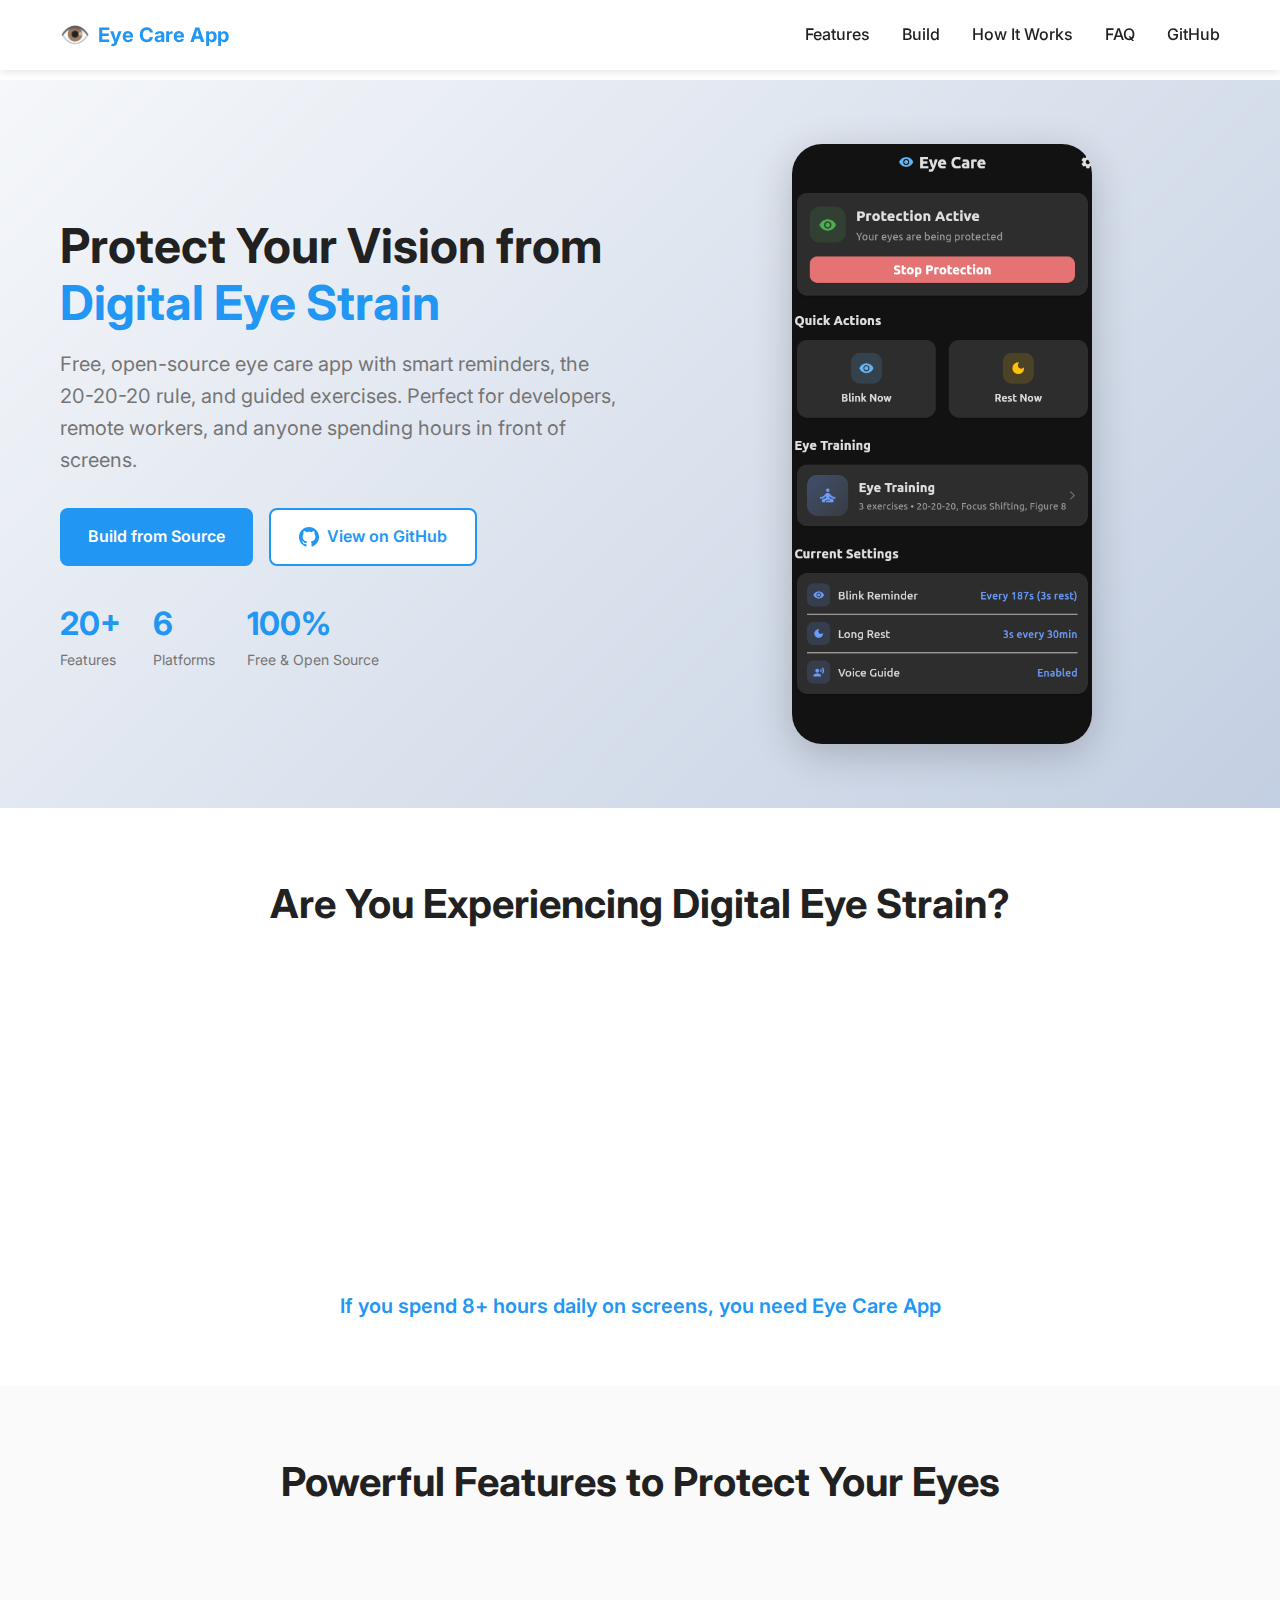
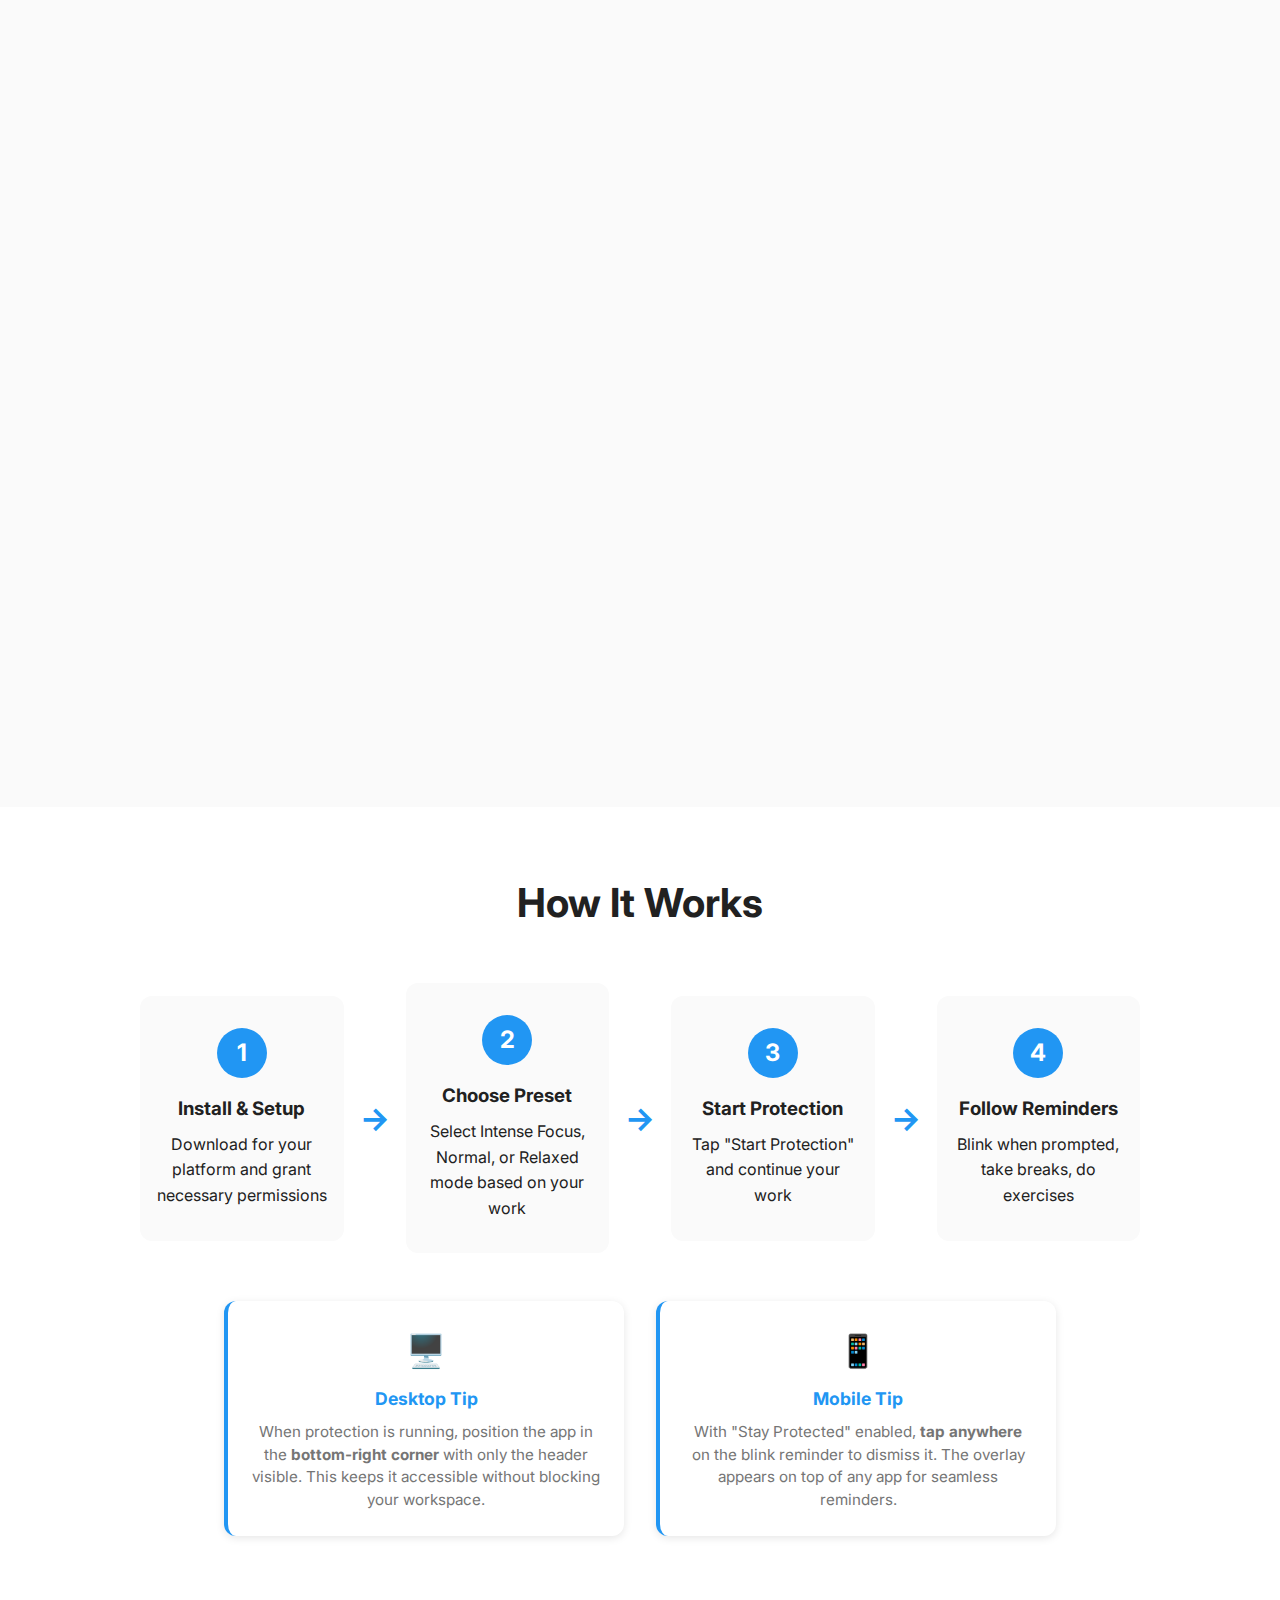
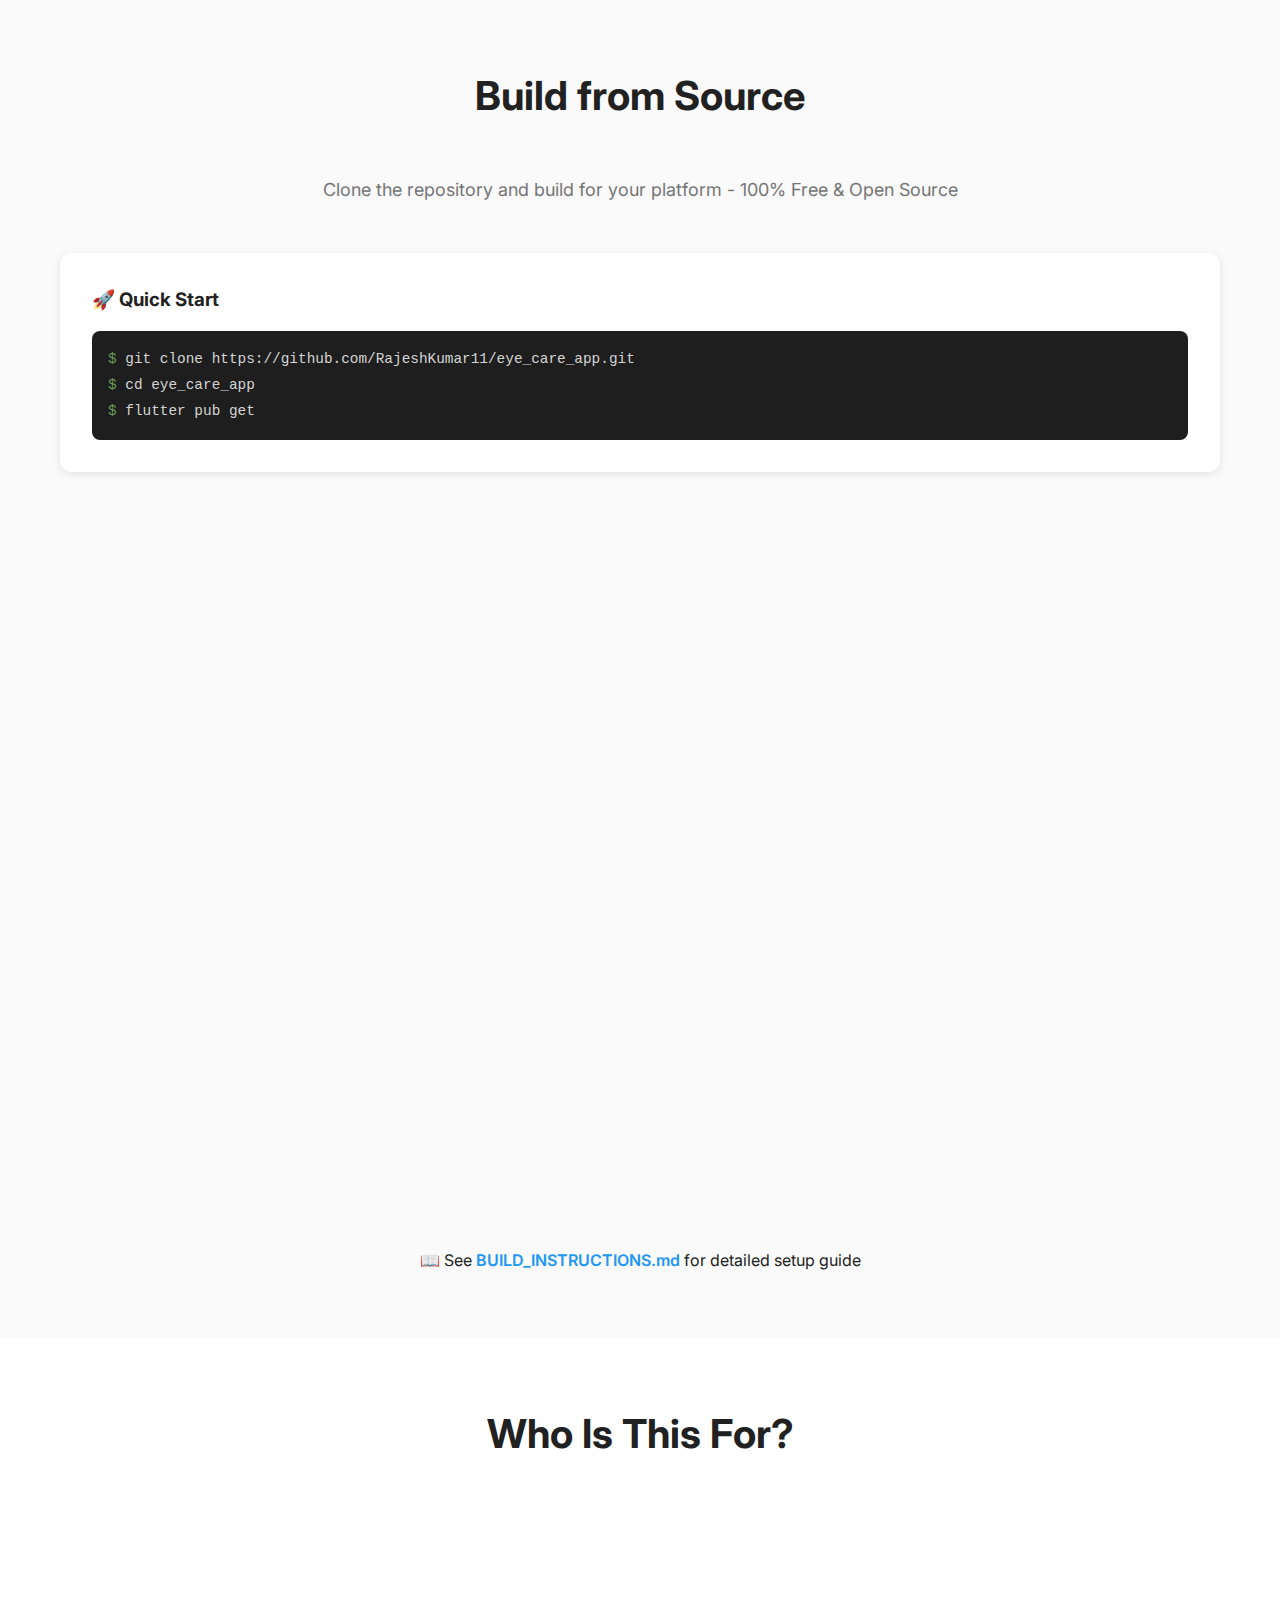
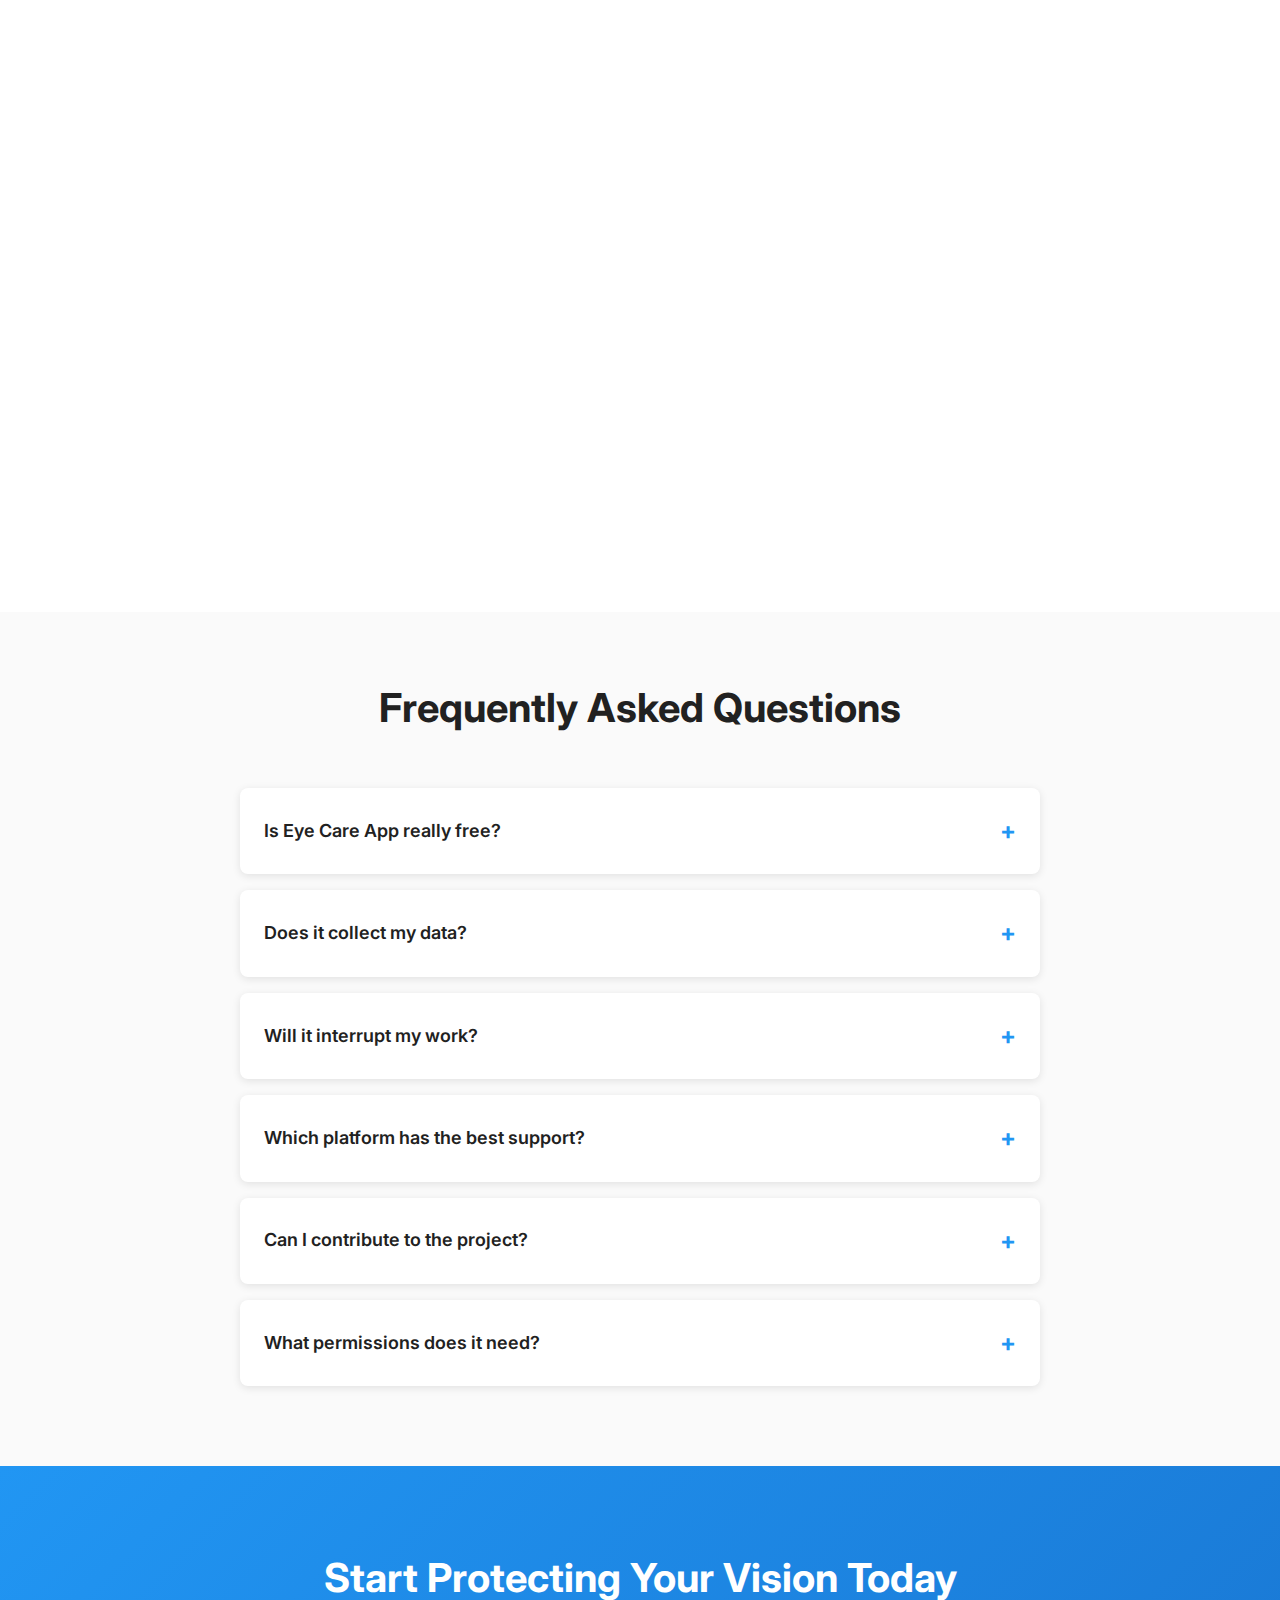
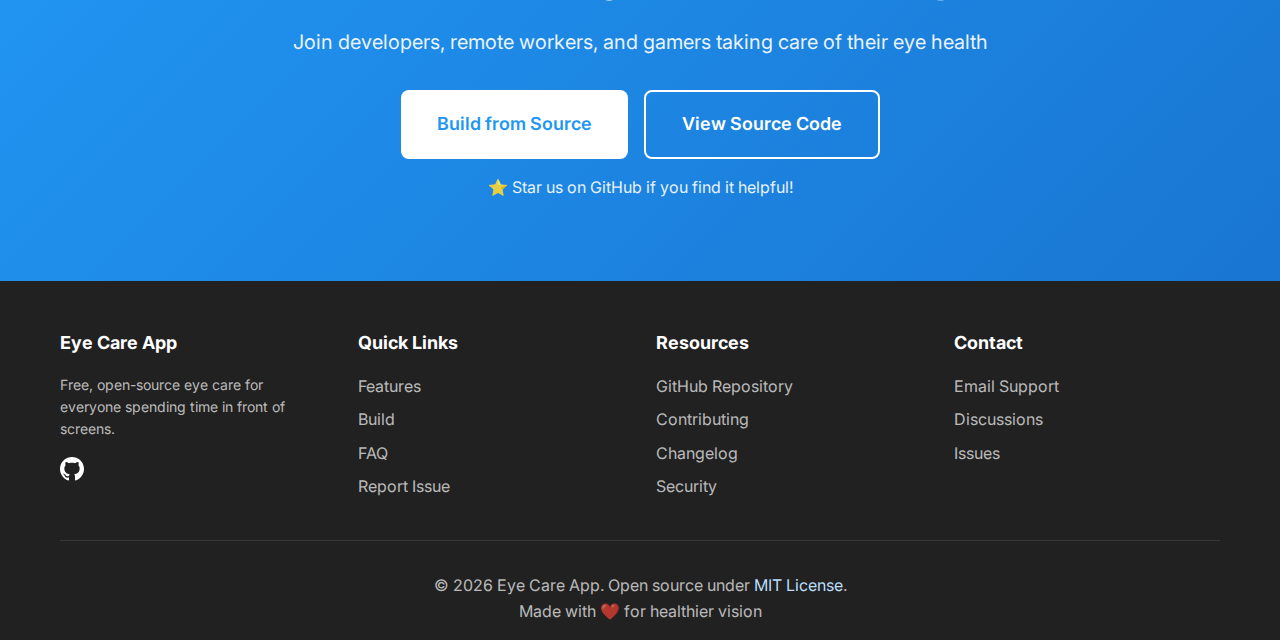
<file: docs/index.html>
<!DOCTYPE html>
<html lang="en">
<head>
    <meta charset="UTF-8">
    <meta name="viewport" content="width=device-width, initial-scale=1.0">

    <!-- Primary Meta Tags -->
    <title>Eye Care App - Protect Your Vision from Digital Eye Strain | Free & Open Source</title>
    <meta name="title" content="Eye Care App - Protect Your Vision from Digital Eye Strain">
    <meta name="description" content="Free open-source eye care app with blink reminders, 20-20-20 rule, and eye exercises. Reduce digital eye strain for developers, remote workers, and gamers. Available on Android, iOS, Windows, macOS, and Linux.">
    <meta name="keywords" content="eye care app, digital eye strain, blink reminder, 20-20-20 rule, eye exercises, computer vision syndrome, developer health, remote work, eye protection, free eye care, open source">
    <meta name="author" content="Rajesh Kumar">
    <meta name="robots" content="index, follow">
    <meta name="language" content="English">
    <meta name="revisit-after" content="7 days">

    <!-- Open Graph / Facebook -->
    <meta property="og:type" content="website">
    <meta property="og:url" content="https://rajeshkumar11.github.io/eye_care_app/">
    <meta property="og:title" content="Eye Care App - Protect Your Vision from Digital Eye Strain">
    <meta property="og:description" content="Free open-source eye care app with blink reminders, 20-20-20 rule, and eye exercises. Reduce digital eye strain for developers and remote workers.">
    <meta property="og:image" content="https://rajeshkumar11.github.io/eye_care_app/images/og-image.png">

    <!-- Twitter -->
    <meta property="twitter:card" content="summary_large_image">
    <meta property="twitter:url" content="https://rajeshkumar11.github.io/eye_care_app/">
    <meta property="twitter:title" content="Eye Care App - Protect Your Vision from Digital Eye Strain">
    <meta property="twitter:description" content="Free open-source eye care app with blink reminders, 20-20-20 rule, and eye exercises.">
    <meta property="twitter:image" content="https://rajeshkumar11.github.io/eye_care_app/images/twitter-card.png">

    <!-- Canonical URL -->
    <link rel="canonical" href="https://rajeshkumar11.github.io/eye_care_app/">

    <!-- Favicon -->
    <link rel="icon" type="image/png" sizes="32x32" href="images/favicon-32x32.png">
    <link rel="icon" type="image/png" sizes="16x16" href="images/favicon-16x16.png">
    <link rel="apple-touch-icon" sizes="180x180" href="images/apple-touch-icon.png">

    <!-- Structured Data (JSON-LD) -->
    <script type="application/ld+json">
    {
      "@context": "https://schema.org",
      "@type": "SoftwareApplication",
      "name": "Eye Care App",
      "applicationCategory": "HealthApplication",
      "operatingSystem": "Android, iOS, Windows, macOS, Linux",
      "offers": {
        "@type": "Offer",
        "price": "0",
        "priceCurrency": "USD"
      },
      "aggregateRating": {
        "@type": "AggregateRating",
        "ratingValue": "4.8",
        "ratingCount": "100"
      },
      "description": "Free open-source eye care application that helps reduce digital eye strain through blink reminders, screen rest periods, and guided eye exercises.",
      "author": {
        "@type": "Person",
        "name": "Rajesh Kumar"
      },
      "downloadUrl": "https://github.com/RajeshKumar11/eye_care_app",
      "screenshot": "https://rajeshkumar11.github.io/eye_care_app/images/screenshot.png",
      "softwareVersion": "1.0.0",
      "datePublished": "2026-01-16"
    }
    </script>

    <!-- Google Analytics (Add your GA4 ID) -->
    <!-- <script async src="https://www.googletagmanager.com/gtag/js?id=G-XXXXXXXXXX"></script>
    <script>
      window.dataLayer = window.dataLayer || [];
      function gtag(){dataLayer.push(arguments);}
      gtag('js', new Date());
      gtag('config', 'G-XXXXXXXXXX');
    </script> -->

    <!-- Styles -->
    <link rel="stylesheet" href="css/style.css">

    <!-- Fonts -->
    <link rel="preconnect" href="https://fonts.googleapis.com">
    <link rel="preconnect" href="https://fonts.gstatic.com" crossorigin>
    <link href="https://fonts.googleapis.com/css2?family=Inter:wght@300;400;500;600;700&display=swap" rel="stylesheet">
</head>
<body>
    <!-- Header -->
    <header class="header">
        <nav class="nav container">
            <div class="nav-logo">
                <span class="logo-icon">👁️</span>
                <span class="logo-text">Eye Care App</span>
            </div>
            <ul class="nav-menu" id="navMenu">
                <li><a href="#features" class="nav-link">Features</a></li>
                <li><a href="#build" class="nav-link">Build</a></li>
                <li><a href="#how-it-works" class="nav-link">How It Works</a></li>
                <li><a href="#faq" class="nav-link">FAQ</a></li>
                <li><a href="https://github.com/RajeshKumar11/eye_care_app" target="_blank" rel="noopener" class="nav-link">GitHub</a></li>
            </ul>
            <div class="nav-toggle" id="navToggle">
                <span></span>
                <span></span>
                <span></span>
            </div>
        </nav>
    </header>

    <!-- Hero Section -->
    <section class="hero">
        <div class="container">
            <div class="hero-content">
                <div class="hero-text">
                    <h1 class="hero-title">Protect Your Vision from <span class="highlight">Digital Eye Strain</span></h1>
                    <p class="hero-subtitle">Free, open-source eye care app with smart reminders, the 20-20-20 rule, and guided exercises. Perfect for developers, remote workers, and anyone spending hours in front of screens.</p>
                    <div class="hero-buttons">
                        <a href="#build" class="btn btn-primary">Build from Source</a>
                        <a href="https://github.com/RajeshKumar11/eye_care_app" target="_blank" rel="noopener" class="btn btn-secondary">
                            <svg class="btn-icon" viewBox="0 0 24 24" fill="currentColor">
                                <path d="M12 0c-6.626 0-12 5.373-12 12 0 5.302 3.438 9.8 8.207 11.387.599.111.793-.261.793-.577v-2.234c-3.338.726-4.033-1.416-4.033-1.416-.546-1.387-1.333-1.756-1.333-1.756-1.089-.745.083-.729.083-.729 1.205.084 1.839 1.237 1.839 1.237 1.07 1.834 2.807 1.304 3.492.997.107-.775.418-1.305.762-1.604-2.665-.305-5.467-1.334-5.467-5.931 0-1.311.469-2.381 1.236-3.221-.124-.303-.535-1.524.117-3.176 0 0 1.008-.322 3.301 1.23.957-.266 1.983-.399 3.003-.404 1.02.005 2.047.138 3.006.404 2.291-1.552 3.297-1.23 3.297-1.23.653 1.653.242 2.874.118 3.176.77.84 1.235 1.911 1.235 3.221 0 4.609-2.807 5.624-5.479 5.921.43.372.823 1.102.823 2.222v3.293c0 .319.192.694.801.576 4.765-1.589 8.199-6.086 8.199-11.386 0-6.627-5.373-12-12-12z"/>
                            </svg>
                            View on GitHub
                        </a>
                    </div>
                    <div class="hero-stats">
                        <div class="stat">
                            <span class="stat-number">20+</span>
                            <span class="stat-label">Features</span>
                        </div>
                        <div class="stat">
                            <span class="stat-number">6</span>
                            <span class="stat-label">Platforms</span>
                        </div>
                        <div class="stat">
                            <span class="stat-number">100%</span>
                            <span class="stat-label">Free & Open Source</span>
                        </div>
                    </div>
                </div>
                <div class="hero-image">
                    <div class="phone-mockup">
                        <img src="images/app-screenshot.png" alt="Eye Care App Screenshot" onerror="this.src='data:image/svg+xml,%3Csvg xmlns=%22http://www.w3.org/2000/svg%22 width=%22300%22 height=%22600%22%3E%3Crect fill=%22%232196F3%22 width=%22300%22 height=%22600%22/%3E%3Ctext x=%2250%25%22 y=%2250%25%22 dominant-baseline=%22middle%22 text-anchor=%22middle%22 font-family=%22Arial%22 font-size=%2224%22 fill=%22white%22%3EApp Screenshot%3C/text%3E%3C/svg%3E'">
                    </div>
                </div>
            </div>
        </div>
    </section>

    <!-- Problem Statement -->
    <section class="problem">
        <div class="container">
            <h2 class="section-title">Are You Experiencing Digital Eye Strain?</h2>
            <div class="problem-grid">
                <div class="problem-card">
                    <div class="problem-icon">😫</div>
                    <h3>Headaches & Fatigue</h3>
                    <p>Hours of screen time leading to constant headaches and tired eyes</p>
                </div>
                <div class="problem-card">
                    <div class="problem-icon">😑</div>
                    <h3>Dry Eyes</h3>
                    <p>Reduced blink rate from 15-20 to just 5-7 blinks per minute</p>
                </div>
                <div class="problem-card">
                    <div class="problem-icon">😵</div>
                    <h3>Blurred Vision</h3>
                    <p>Difficulty focusing after long coding or gaming sessions</p>
                </div>
                <div class="problem-card">
                    <div class="problem-icon">😴</div>
                    <h3>Sleep Issues</h3>
                    <p>Blue light and eye strain affecting your sleep quality</p>
                </div>
            </div>
            <p class="problem-cta">If you spend 8+ hours daily on screens, you need Eye Care App</p>
        </div>
    </section>

    <!-- Features Section -->
    <section id="features" class="features">
        <div class="container">
            <h2 class="section-title">Powerful Features to Protect Your Eyes</h2>
            <div class="features-grid">
                <div class="feature-card">
                    <div class="feature-icon">👁️</div>
                    <h3>Blink Reminders</h3>
                    <p>Gentle full-screen overlays remind you to blink regularly, preventing dry eyes</p>
                </div>
                <div class="feature-card">
                    <div class="feature-icon">⏱️</div>
                    <h3>20-20-20 Rule</h3>
                    <p>Every 20 minutes, look 20 feet away for 20 seconds - scientifically proven</p>
                </div>
                <div class="feature-card">
                    <div class="feature-icon">🏃</div>
                    <h3>Eye Exercises</h3>
                    <p>Guided exercises including focus shifting, figure 8, and more</p>
                </div>
                <div class="feature-card">
                    <div class="feature-icon">🔔</div>
                    <h3>Smart Notifications</h3>
                    <p>Customizable reminders that don't interrupt your workflow</p>
                </div>
                <div class="feature-card">
                    <div class="feature-icon">🎯</div>
                    <h3>Custom Presets</h3>
                    <p>Intense Focus, Normal, Relaxed modes or create your own</p>
                </div>
                <div class="feature-card">
                    <div class="feature-icon">🔊</div>
                    <h3>Voice Guidance</h3>
                    <p>Text-to-speech instructions during exercises (mobile)</p>
                </div>
                <div class="feature-card">
                    <div class="feature-icon">📱</div>
                    <h3>Background Mode</h3>
                    <p>Continues working even when minimized (Android)</p>
                </div>
                <div class="feature-card">
                    <div class="feature-icon">🛡️</div>
                    <h3>System Overlay</h3>
                    <p>Shows reminders on top of any app (Android)</p>
                </div>
                <div class="feature-card">
                    <div class="feature-icon">🔒</div>
                    <h3>Privacy First</h3>
                    <p>No tracking, no analytics, no data collection - 100% local</p>
                </div>
            </div>
        </div>
    </section>

    <!-- How It Works -->
    <section id="how-it-works" class="how-it-works">
        <div class="container">
            <h2 class="section-title">How It Works</h2>
            <div class="steps">
                <div class="step">
                    <div class="step-number">1</div>
                    <h3>Install & Setup</h3>
                    <p>Download for your platform and grant necessary permissions</p>
                </div>
                <div class="step-arrow">→</div>
                <div class="step">
                    <div class="step-number">2</div>
                    <h3>Choose Preset</h3>
                    <p>Select Intense Focus, Normal, or Relaxed mode based on your work</p>
                </div>
                <div class="step-arrow">→</div>
                <div class="step">
                    <div class="step-number">3</div>
                    <h3>Start Protection</h3>
                    <p>Tap "Start Protection" and continue your work</p>
                </div>
                <div class="step-arrow">→</div>
                <div class="step">
                    <div class="step-number">4</div>
                    <h3>Follow Reminders</h3>
                    <p>Blink when prompted, take breaks, do exercises</p>
                </div>
            </div>
            <!-- Usage Tips -->
            <div class="tips-container">
                <div class="tip-card">
                    <div class="tip-icon">🖥️</div>
                    <h4>Desktop Tip</h4>
                    <p>When protection is running, position the app in the <strong>bottom-right corner</strong> with only the header visible. This keeps it accessible without blocking your workspace.</p>
                </div>
                <div class="tip-card">
                    <div class="tip-icon">📱</div>
                    <h4>Mobile Tip</h4>
                    <p>With "Stay Protected" enabled, <strong>tap anywhere</strong> on the blink reminder to dismiss it. The overlay appears on top of any app for seamless reminders.</p>
                </div>
            </div>
        </div>
    </section>

    <!-- Build Section -->
    <section id="build" class="download">
        <div class="container">
            <h2 class="section-title">Build from Source</h2>
            <p class="section-subtitle">Clone the repository and build for your platform - 100% Free & Open Source</p>

            <!-- Clone Instructions -->
            <div class="build-instructions">
                <h3>🚀 Quick Start</h3>
                <div class="code-block">
                    <code>git clone https://github.com/RajeshKumar11/eye_care_app.git</code>
                    <code>cd eye_care_app</code>
                    <code>flutter pub get</code>
                </div>
            </div>

            <div class="download-grid">
                <div class="download-card">
                    <div class="download-icon">🤖</div>
                    <h3>Android</h3>
                    <p>Android 8.0+ (API 26)</p>
                    <div class="code-block small">
                        <code>flutter build apk</code>
                    </div>
                    <span class="download-badge">Full Support</span>
                </div>
                <div class="download-card">
                    <div class="download-icon">🍎</div>
                    <h3>iOS</h3>
                    <p>Requires Xcode & macOS</p>
                    <div class="code-block small">
                        <code>flutter build ios</code>
                    </div>
                    <span class="download-badge">Full Support</span>
                </div>
                <div class="download-card">
                    <div class="download-icon">🪟</div>
                    <h3>Windows</h3>
                    <p>Windows 10+ with Visual Studio</p>
                    <div class="code-block small">
                        <code>flutter build windows</code>
                    </div>
                    <span class="download-badge">Partial Support</span>
                </div>
                <div class="download-card">
                    <div class="download-icon">🍏</div>
                    <h3>macOS</h3>
                    <p>macOS 10.14+ with Xcode</p>
                    <div class="code-block small">
                        <code>flutter build macos</code>
                    </div>
                    <span class="download-badge">Partial Support</span>
                </div>
                <div class="download-card">
                    <div class="download-icon">🐧</div>
                    <h3>Linux</h3>
                    <p>Ubuntu/Debian with GTK</p>
                    <div class="code-block small">
                        <code>flutter build linux</code>
                    </div>
                    <span class="download-badge">Partial Support</span>
                </div>
                <div class="download-card">
                    <div class="download-icon">🌐</div>
                    <h3>Web</h3>
                    <p>Any modern browser</p>
                    <div class="code-block small">
                        <code>flutter build web</code>
                    </div>
                    <span class="download-badge">Experimental</span>
                </div>
            </div>
            <p class="download-note">📖 See <a href="https://github.com/RajeshKumar11/eye_care_app/blob/main/BUILD_INSTRUCTIONS.md" target="_blank" rel="noopener">BUILD_INSTRUCTIONS.md</a> for detailed setup guide</p>
        </div>
    </section>

    <!-- Target Audience -->
    <section class="audience">
        <div class="container">
            <h2 class="section-title">Who Is This For?</h2>
            <div class="audience-grid">
                <div class="audience-card">
                    <div class="audience-emoji">👨‍💻</div>
                    <h3>Software Developers</h3>
                    <p>8-12 hours daily coding? Protect your eyes with smart reminders that don't interrupt your flow</p>
                </div>
                <div class="audience-card">
                    <div class="audience-emoji">🏠</div>
                    <h3>Remote Workers</h3>
                    <p>Working from home with extended screen time? Stay healthy with regular eye breaks</p>
                </div>
                <div class="audience-card">
                    <div class="audience-emoji">🎮</div>
                    <h3>Gamers</h3>
                    <p>Long gaming sessions affecting your vision? Keep your eyes fresh and focused</p>
                </div>
                <div class="audience-card">
                    <div class="audience-emoji">🎓</div>
                    <h3>Students</h3>
                    <p>Studying online for hours? Protect your eyes for long-term academic success</p>
                </div>
                <div class="audience-card">
                    <div class="audience-emoji">💼</div>
                    <h3>Office Workers</h3>
                    <p>Computer-based work all day? Reduce eye strain and improve productivity</p>
                </div>
                <div class="audience-card">
                    <div class="audience-emoji">🎨</div>
                    <h3>Designers</h3>
                    <p>Pixel-perfect work requires healthy eyes. Take care of your most important tool</p>
                </div>
            </div>
        </div>
    </section>

    <!-- FAQ Section -->
    <section id="faq" class="faq">
        <div class="container">
            <h2 class="section-title">Frequently Asked Questions</h2>
            <div class="faq-list">
                <div class="faq-item">
                    <div class="faq-question">
                        <h3>Is Eye Care App really free?</h3>
                        <span class="faq-toggle">+</span>
                    </div>
                    <div class="faq-answer">
                        <p>Yes! Eye Care App is 100% free and open source. No hidden costs, no subscriptions, no in-app purchases. The source code is available on GitHub under MIT License.</p>
                    </div>
                </div>
                <div class="faq-item">
                    <div class="faq-question">
                        <h3>Does it collect my data?</h3>
                        <span class="faq-toggle">+</span>
                    </div>
                    <div class="faq-answer">
                        <p>No! Eye Care App has zero analytics, zero tracking, and zero data collection. Everything runs locally on your device. Your privacy is 100% protected.</p>
                    </div>
                </div>
                <div class="faq-item">
                    <div class="faq-question">
                        <h3>Will it interrupt my work?</h3>
                        <span class="faq-toggle">+</span>
                    </div>
                    <div class="faq-answer">
                        <p>The reminders are designed to be gentle and quick (2-5 seconds). You can customize intervals and choose presets that match your workflow. Many users find it improves focus!</p>
                    </div>
                </div>
                <div class="faq-item">
                    <div class="faq-question">
                        <h3>Which platform has the best support?</h3>
                        <span class="faq-toggle">+</span>
                    </div>
                    <div class="faq-answer">
                        <p>Android has full support including background mode and system overlays. iOS has full support with limited background capabilities. Desktop platforms (Windows, macOS, Linux) have partial support.</p>
                    </div>
                </div>
                <div class="faq-item">
                    <div class="faq-question">
                        <h3>Can I contribute to the project?</h3>
                        <span class="faq-toggle">+</span>
                    </div>
                    <div class="faq-answer">
                        <p>Absolutely! Eye Care App is open source and welcomes contributions. Check out our <a href="https://github.com/RajeshKumar11/eye_care_app/blob/main/CONTRIBUTING.md" target="_blank" rel="noopener">Contributing Guidelines</a> to get started.</p>
                    </div>
                </div>
                <div class="faq-item">
                    <div class="faq-question">
                        <h3>What permissions does it need?</h3>
                        <span class="faq-toggle">+</span>
                    </div>
                    <div class="faq-answer">
                        <p>On Android: System overlay (for reminders), notifications, background service, wake lock (during exercises). All permissions are clearly explained before requesting.</p>
                    </div>
                </div>
            </div>
        </div>
    </section>

    <!-- CTA Section -->
    <section class="cta">
        <div class="container">
            <h2 class="cta-title">Start Protecting Your Vision Today</h2>
            <p class="cta-subtitle">Join developers, remote workers, and gamers taking care of their eye health</p>
            <div class="cta-buttons">
                <a href="#build" class="btn btn-primary btn-large">Build from Source</a>
                <a href="https://github.com/RajeshKumar11/eye_care_app" target="_blank" rel="noopener" class="btn btn-secondary btn-large">View Source Code</a>
            </div>
            <p class="cta-note">⭐ Star us on GitHub if you find it helpful!</p>
        </div>
    </section>

    <!-- Footer -->
    <footer class="footer">
        <div class="container">
            <div class="footer-content">
                <div class="footer-section">
                    <h4>Eye Care App</h4>
                    <p>Free, open-source eye care for everyone spending time in front of screens.</p>
                    <div class="social-links">
                        <a href="https://github.com/RajeshKumar11/eye_care_app" target="_blank" rel="noopener" aria-label="GitHub">
                            <svg width="24" height="24" viewBox="0 0 24 24" fill="currentColor">
                                <path d="M12 0c-6.626 0-12 5.373-12 12 0 5.302 3.438 9.8 8.207 11.387.599.111.793-.261.793-.577v-2.234c-3.338.726-4.033-1.416-4.033-1.416-.546-1.387-1.333-1.756-1.333-1.756-1.089-.745.083-.729.083-.729 1.205.084 1.839 1.237 1.839 1.237 1.07 1.834 2.807 1.304 3.492.997.107-.775.418-1.305.762-1.604-2.665-.305-5.467-1.334-5.467-5.931 0-1.311.469-2.381 1.236-3.221-.124-.303-.535-1.524.117-3.176 0 0 1.008-.322 3.301 1.23.957-.266 1.983-.399 3.003-.404 1.02.005 2.047.138 3.006.404 2.291-1.552 3.297-1.23 3.297-1.23.653 1.653.242 2.874.118 3.176.77.84 1.235 1.911 1.235 3.221 0 4.609-2.807 5.624-5.479 5.921.43.372.823 1.102.823 2.222v3.293c0 .319.192.694.801.576 4.765-1.589 8.199-6.086 8.199-11.386 0-6.627-5.373-12-12-12z"/>
                            </svg>
                        </a>
                    </div>
                </div>
                <div class="footer-section">
                    <h4>Quick Links</h4>
                    <ul class="footer-links">
                        <li><a href="#features">Features</a></li>
                        <li><a href="#build">Build</a></li>
                        <li><a href="#faq">FAQ</a></li>
                        <li><a href="https://github.com/RajeshKumar11/eye_care_app/issues" target="_blank" rel="noopener">Report Issue</a></li>
                    </ul>
                </div>
                <div class="footer-section">
                    <h4>Resources</h4>
                    <ul class="footer-links">
                        <li><a href="https://github.com/RajeshKumar11/eye_care_app">GitHub Repository</a></li>
                        <li><a href="https://github.com/RajeshKumar11/eye_care_app/blob/main/CONTRIBUTING.md">Contributing</a></li>
                        <li><a href="https://github.com/RajeshKumar11/eye_care_app/blob/main/CHANGELOG.md">Changelog</a></li>
                        <li><a href="https://github.com/RajeshKumar11/eye_care_app/blob/main/SECURITY.md">Security</a></li>
                    </ul>
                </div>
                <div class="footer-section">
                    <h4>Contact</h4>
                    <ul class="footer-links">
                        <li><a href="mailto:kakumanurajeshkumar@gmail.com">Email Support</a></li>
                        <li><a href="https://github.com/RajeshKumar11/eye_care_app/discussions">Discussions</a></li>
                        <li><a href="https://github.com/RajeshKumar11/eye_care_app/issues">Issues</a></li>
                    </ul>
                </div>
            </div>
            <div class="footer-bottom">
                <p>&copy; 2026 Eye Care App. Open source under <a href="https://github.com/RajeshKumar11/eye_care_app/blob/main/LICENSE">MIT License</a>.</p>
                <p>Made with ❤️ for healthier vision</p>
            </div>
        </div>
    </footer>

    <!-- Scripts -->
    <script src="js/script.js"></script>
</body>
</html>
</file>
<file: docs/css/style.css>
/* Eye Care App Landing Page Styles */

/* CSS Variables */
:root {
    --primary-color: #2196F3;
    --primary-dark: #1976D2;
    --primary-light: #BBDEFB;
    --secondary-color: #4CAF50;
    --accent-color: #FF5722;
    --text-dark: #212121;
    --text-light: #757575;
    --bg-light: #FAFAFA;
    --bg-white: #FFFFFF;
    --border-color: #E0E0E0;
    --shadow: 0 2px 8px rgba(0,0,0,0.1);
    --shadow-hover: 0 4px 16px rgba(0,0,0,0.15);
    --transition: all 0.3s ease;
}

/* Reset & Base */
* {
    margin: 0;
    padding: 0;
    box-sizing: border-box;
}

html {
    scroll-behavior: smooth;
}

body {
    font-family: 'Inter', -apple-system, BlinkMacSystemFont, 'Segoe UI', Roboto, Oxygen, Ubuntu, Cantarell, sans-serif;
    color: var(--text-dark);
    line-height: 1.6;
    font-size: 16px;
}

.container {
    max-width: 1200px;
    margin: 0 auto;
    padding: 0 20px;
}

/* Header & Navigation */
.header {
    position: fixed;
    top: 0;
    left: 0;
    right: 0;
    background: var(--bg-white);
    box-shadow: var(--shadow);
    z-index: 1000;
}

.nav {
    display: flex;
    justify-content: space-between;
    align-items: center;
    padding: 1rem 20px;
}

.nav-logo {
    display: flex;
    align-items: center;
    gap: 0.5rem;
    font-size: 1.25rem;
    font-weight: 700;
    color: var(--primary-color);
    text-decoration: none;
}

.logo-icon {
    font-size: 1.5rem;
}

.nav-menu {
    display: flex;
    list-style: none;
    gap: 2rem;
}

.nav-link {
    color: var(--text-dark);
    text-decoration: none;
    font-weight: 500;
    transition: var(--transition);
}

.nav-link:hover {
    color: var(--primary-color);
}

.nav-toggle {
    display: none;
    flex-direction: column;
    gap: 4px;
    cursor: pointer;
}

.nav-toggle span {
    width: 25px;
    height: 3px;
    background: var(--text-dark);
    border-radius: 3px;
    transition: var(--transition);
}

/* Hero Section */
.hero {
    margin-top: 80px;
    padding: 4rem 0;
    background: linear-gradient(135deg, #f5f7fa 0%, #c3cfe2 100%);
}

.hero-content {
    display: grid;
    grid-template-columns: 1fr 1fr;
    gap: 3rem;
    align-items: center;
}

.hero-title {
    font-size: 3rem;
    font-weight: 700;
    line-height: 1.2;
    margin-bottom: 1rem;
}

.highlight {
    color: var(--primary-color);
    position: relative;
}

.hero-subtitle {
    font-size: 1.25rem;
    color: var(--text-light);
    margin-bottom: 2rem;
}

.hero-buttons {
    display: flex;
    gap: 1rem;
    margin-bottom: 2rem;
}

.btn {
    display: inline-flex;
    align-items: center;
    gap: 0.5rem;
    padding: 0.875rem 1.75rem;
    border-radius: 8px;
    font-weight: 600;
    text-decoration: none;
    transition: var(--transition);
    border: none;
    cursor: pointer;
    font-size: 1rem;
}

.btn-primary {
    background: var(--primary-color);
    color: white;
}

.btn-primary:hover {
    background: var(--primary-dark);
    transform: translateY(-2px);
    box-shadow: var(--shadow-hover);
}

.btn-secondary {
    background: white;
    color: var(--primary-color);
    border: 2px solid var(--primary-color);
}

.btn-secondary:hover {
    background: var(--primary-color);
    color: white;
}

.btn-large {
    padding: 1.125rem 2.25rem;
    font-size: 1.125rem;
}

.btn-icon {
    width: 20px;
    height: 20px;
}

.hero-stats {
    display: flex;
    gap: 2rem;
}

.stat {
    display: flex;
    flex-direction: column;
}

.stat-number {
    font-size: 2rem;
    font-weight: 700;
    color: var(--primary-color);
}

.stat-label {
    font-size: 0.875rem;
    color: var(--text-light);
}

.hero-image {
    display: flex;
    justify-content: center;
}

.phone-mockup {
    width: 300px;
    height: 600px;
    border-radius: 30px;
    overflow: hidden;
    box-shadow: 0 10px 40px rgba(0,0,0,0.2);
    background: white;
}

.phone-mockup img {
    width: 100%;
    height: 100%;
    object-fit: cover;
}

/* Problem Section */
.problem {
    padding: 4rem 0;
    background: var(--bg-white);
}

.section-title {
    text-align: center;
    font-size: 2.5rem;
    font-weight: 700;
    margin-bottom: 3rem;
    color: var(--text-dark);
}

.section-subtitle {
    text-align: center;
    font-size: 1.125rem;
    color: var(--text-light);
    margin-bottom: 3rem;
    max-width: 700px;
    margin-left: auto;
    margin-right: auto;
}

.problem-grid {
    display: grid;
    grid-template-columns: repeat(auto-fit, minmax(250px, 1fr));
    gap: 2rem;
    margin-bottom: 2rem;
}

.problem-card {
    text-align: center;
    padding: 2rem;
    border-radius: 12px;
    background: var(--bg-light);
    transition: var(--transition);
}

.problem-card:hover {
    transform: translateY(-5px);
    box-shadow: var(--shadow-hover);
}

.problem-icon {
    font-size: 3rem;
    margin-bottom: 1rem;
}

.problem-card h3 {
    font-size: 1.25rem;
    margin-bottom: 0.5rem;
}

.problem-cta {
    text-align: center;
    font-size: 1.25rem;
    font-weight: 600;
    color: var(--primary-color);
    margin-top: 2rem;
}

/* Features Section */
.features {
    padding: 4rem 0;
    background: var(--bg-light);
}

.features-grid {
    display: grid;
    grid-template-columns: repeat(auto-fit, minmax(280px, 1fr));
    gap: 2rem;
}

.feature-card {
    background: white;
    padding: 2rem;
    border-radius: 12px;
    box-shadow: var(--shadow);
    transition: var(--transition);
}

.feature-card:hover {
    transform: translateY(-5px);
    box-shadow: var(--shadow-hover);
}

.feature-icon {
    font-size: 2.5rem;
    margin-bottom: 1rem;
}

.feature-card h3 {
    font-size: 1.25rem;
    margin-bottom: 0.75rem;
    color: var(--text-dark);
}

.feature-card p {
    color: var(--text-light);
}

/* How It Works */
.how-it-works {
    padding: 4rem 0;
    background: white;
}

.steps {
    display: flex;
    justify-content: space-between;
    align-items: center;
    gap: 1rem;
    max-width: 1000px;
    margin: 0 auto;
}

.step {
    flex: 1;
    text-align: center;
    padding: 2rem 1rem;
    background: var(--bg-light);
    border-radius: 12px;
}

.step-number {
    width: 50px;
    height: 50px;
    background: var(--primary-color);
    color: white;
    border-radius: 50%;
    display: flex;
    align-items: center;
    justify-content: center;
    font-size: 1.5rem;
    font-weight: 700;
    margin: 0 auto 1rem;
}

.step h3 {
    margin-bottom: 0.5rem;
}

.step-arrow {
    font-size: 2rem;
    color: var(--primary-color);
    font-weight: 700;
}

/* Usage Tips */
.tips-container {
    display: flex;
    gap: 2rem;
    margin-top: 3rem;
    justify-content: center;
}

.tip-card {
    flex: 1;
    max-width: 400px;
    background: white;
    padding: 1.5rem;
    border-radius: 12px;
    box-shadow: var(--shadow);
    text-align: center;
    border-left: 4px solid var(--primary-color);
}

.tip-icon {
    font-size: 2rem;
    margin-bottom: 0.5rem;
}

.tip-card h4 {
    color: var(--primary-color);
    margin-bottom: 0.5rem;
    font-size: 1.1rem;
}

.tip-card p {
    color: var(--text-light);
    font-size: 0.95rem;
    line-height: 1.5;
}

/* Download Section */
.download {
    padding: 4rem 0;
    background: var(--bg-light);
}

.download-grid {
    display: grid;
    grid-template-columns: repeat(auto-fit, minmax(200px, 1fr));
    gap: 2rem;
}

.download-card {
    background: white;
    padding: 2rem;
    border-radius: 12px;
    text-align: center;
    text-decoration: none;
    color: var(--text-dark);
    box-shadow: var(--shadow);
    transition: var(--transition);
    position: relative;
}

.download-card:hover {
    transform: translateY(-5px);
    box-shadow: var(--shadow-hover);
}

.download-icon {
    font-size: 3rem;
    margin-bottom: 1rem;
}

.download-card h3 {
    margin-bottom: 0.5rem;
}

.download-card p {
    font-size: 0.875rem;
    color: var(--text-light);
    margin-bottom: 1rem;
}

.download-badge {
    display: inline-block;
    padding: 0.25rem 0.75rem;
    background: var(--primary-light);
    color: var(--primary-dark);
    border-radius: 20px;
    font-size: 0.75rem;
    font-weight: 600;
}

.download-note {
    text-align: center;
    margin-top: 2rem;
    font-size: 1rem;
}

.download-note a {
    color: var(--primary-color);
    text-decoration: none;
    font-weight: 600;
}

/* Build Instructions */
.build-instructions {
    background: white;
    padding: 2rem;
    border-radius: 12px;
    margin-bottom: 2rem;
    box-shadow: var(--shadow);
}

.build-instructions h3 {
    margin-bottom: 1rem;
    color: var(--text-dark);
}

.code-block {
    background: #1e1e1e;
    border-radius: 8px;
    padding: 1rem;
    overflow-x: auto;
}

.code-block code {
    display: block;
    color: #d4d4d4;
    font-family: 'Consolas', 'Monaco', 'Courier New', monospace;
    font-size: 0.9rem;
    line-height: 1.8;
}

.code-block code::before {
    content: '$ ';
    color: #6a9955;
}

.code-block.small {
    padding: 0.5rem 0.75rem;
    margin-top: 0.5rem;
}

.code-block.small code {
    font-size: 0.8rem;
    line-height: 1.5;
}

.download-card .code-block {
    margin-bottom: 0.75rem;
}

/* Audience Section */
.audience {
    padding: 4rem 0;
    background: white;
}

.audience-grid {
    display: grid;
    grid-template-columns: repeat(auto-fit, minmax(300px, 1fr));
    gap: 2rem;
}

.audience-card {
    text-align: center;
    padding: 2rem;
}

.audience-emoji {
    font-size: 4rem;
    margin-bottom: 1rem;
}

.audience-card h3 {
    margin-bottom: 0.75rem;
}

/* FAQ Section */
.faq {
    padding: 4rem 0;
    background: var(--bg-light);
}

.faq-list {
    max-width: 800px;
    margin: 0 auto;
}

.faq-item {
    background: white;
    margin-bottom: 1rem;
    border-radius: 8px;
    overflow: hidden;
    box-shadow: var(--shadow);
}

.faq-question {
    padding: 1.5rem;
    cursor: pointer;
    display: flex;
    justify-content: space-between;
    align-items: center;
    transition: var(--transition);
}

.faq-question:hover {
    background: var(--bg-light);
}

.faq-question h3 {
    font-size: 1.125rem;
    font-weight: 600;
}

.faq-toggle {
    font-size: 1.5rem;
    font-weight: 700;
    color: var(--primary-color);
    transition: var(--transition);
}

.faq-item.active .faq-toggle {
    transform: rotate(45deg);
}

.faq-answer {
    max-height: 0;
    overflow: hidden;
    transition: max-height 0.3s ease;
}

.faq-item.active .faq-answer {
    max-height: 500px;
}

.faq-answer p {
    padding: 0 1.5rem 1.5rem;
    color: var(--text-light);
}

.faq-answer a {
    color: var(--primary-color);
    text-decoration: none;
}

/* CTA Section */
.cta {
    padding: 5rem 0;
    background: linear-gradient(135deg, var(--primary-color) 0%, var(--primary-dark) 100%);
    color: white;
    text-align: center;
}

.cta-title {
    font-size: 2.5rem;
    margin-bottom: 1rem;
}

.cta-subtitle {
    font-size: 1.25rem;
    margin-bottom: 2rem;
    opacity: 0.9;
}

.cta-buttons {
    display: flex;
    gap: 1rem;
    justify-content: center;
    margin-bottom: 1rem;
}

.cta .btn-primary {
    background: white;
    color: var(--primary-color);
}

.cta .btn-primary:hover {
    background: var(--bg-light);
}

.cta .btn-secondary {
    background: transparent;
    color: white;
    border-color: white;
}

.cta .btn-secondary:hover {
    background: white;
    color: var(--primary-color);
}

.cta-note {
    font-size: 1rem;
    opacity: 0.9;
}

/* Footer */
.footer {
    background: var(--text-dark);
    color: white;
    padding: 3rem 0 1rem;
}

.footer-content {
    display: grid;
    grid-template-columns: repeat(auto-fit, minmax(200px, 1fr));
    gap: 2rem;
    margin-bottom: 2rem;
}

.footer-section h4 {
    margin-bottom: 1rem;
    font-size: 1.125rem;
}

.footer-section p {
    color: rgba(255,255,255,0.7);
    font-size: 0.875rem;
}

.social-links {
    display: flex;
    gap: 1rem;
    margin-top: 1rem;
}

.social-links a {
    color: white;
    transition: var(--transition);
}

.social-links a:hover {
    color: var(--primary-light);
}

.footer-links {
    list-style: none;
}

.footer-links li {
    margin-bottom: 0.5rem;
}

.footer-links a {
    color: rgba(255,255,255,0.7);
    text-decoration: none;
    transition: var(--transition);
}

.footer-links a:hover {
    color: white;
}

.footer-bottom {
    border-top: 1px solid rgba(255,255,255,0.1);
    padding-top: 2rem;
    text-align: center;
    color: rgba(255,255,255,0.7);
}

.footer-bottom a {
    color: var(--primary-light);
    text-decoration: none;
}

/* Responsive Design */
@media (max-width: 968px) {
    .hero-content {
        grid-template-columns: 1fr;
        text-align: center;
    }

    .hero-image {
        order: -1;
    }

    .hero-buttons {
        justify-content: center;
    }

    .hero-stats {
        justify-content: center;
    }

    .steps {
        flex-direction: column;
    }

    .step-arrow {
        transform: rotate(90deg);
    }
}

@media (max-width: 768px) {
    .nav-menu {
        position: fixed;
        left: -100%;
        top: 70px;
        flex-direction: column;
        background: white;
        width: 100%;
        text-align: center;
        transition: 0.3s;
        box-shadow: var(--shadow);
        padding: 2rem 0;
    }

    .nav-menu.active {
        left: 0;
    }

    .nav-toggle {
        display: flex;
    }

    .hero-title {
        font-size: 2rem;
    }

    .hero-subtitle {
        font-size: 1rem;
    }

    .section-title {
        font-size: 2rem;
    }

    .hero-buttons {
        flex-direction: column;
    }

    .cta-buttons {
        flex-direction: column;
        align-items: center;
    }

    .tips-container {
        flex-direction: column;
        align-items: center;
    }

    .tip-card {
        max-width: 100%;
    }
}

@media (max-width: 480px) {
    .hero-title {
        font-size: 1.75rem;
    }

    .stat-number {
        font-size: 1.5rem;
    }

    .phone-mockup {
        width: 250px;
        height: 500px;
    }
}

/* Animations */
@keyframes fadeIn {
    from {
        opacity: 0;
        transform: translateY(20px);
    }
    to {
        opacity: 1;
        transform: translateY(0);
    }
}

.feature-card,
.problem-card,
.download-card,
.audience-card {
    animation: fadeIn 0.6s ease-out;
}

/* Accessibility */
:focus-visible {
    outline: 2px solid var(--primary-color);
    outline-offset: 2px;
}

/* Print Styles */
@media print {
    .header,
    .footer,
    .cta {
        display: none;
    }
}
</file>
